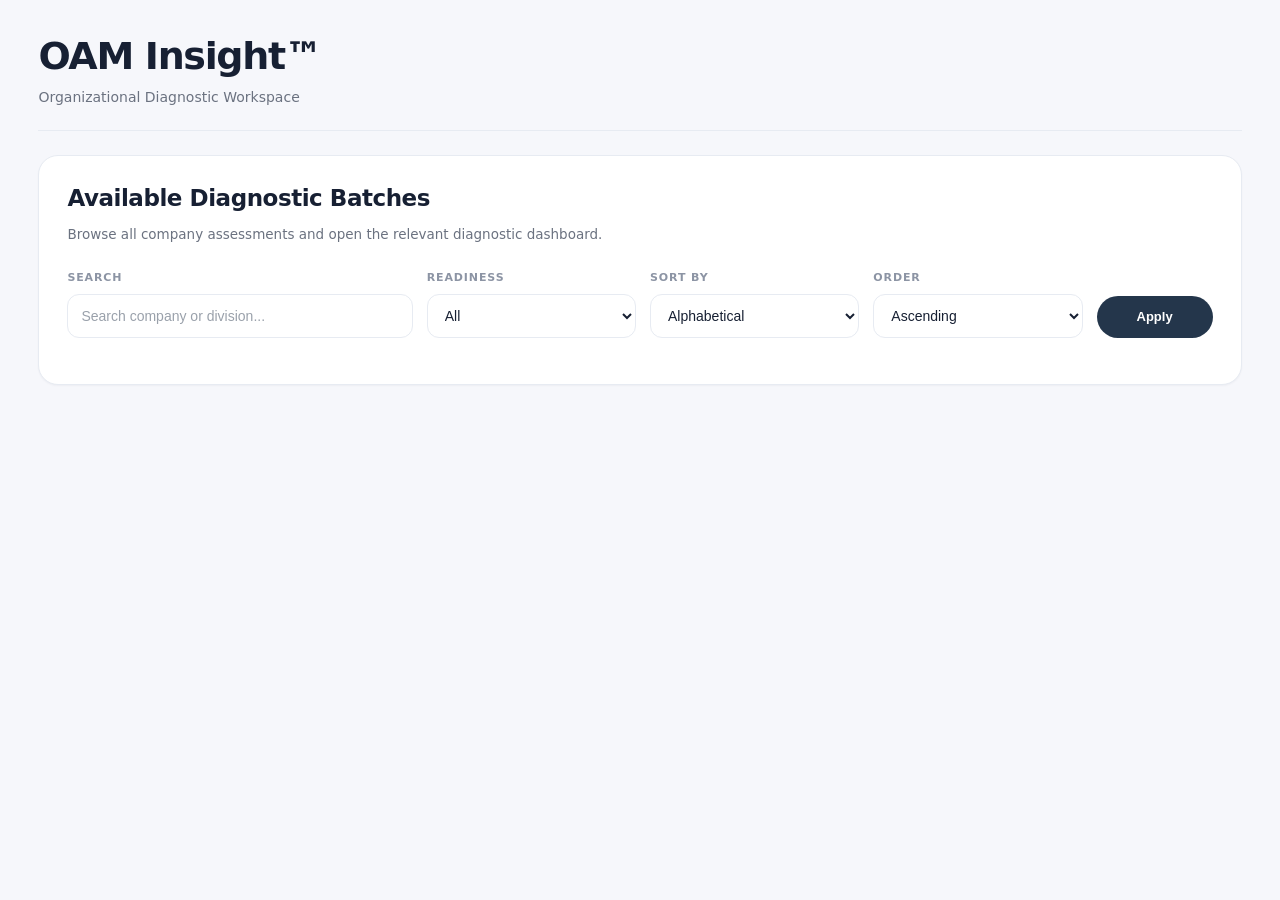
<file: analyst/index.html>
<!DOCTYPE html>
<html>
<head>
  <meta charset="UTF-8" />
  <meta name="viewport" content="width=device-width, initial-scale=1.0" />
  <title>OAM Analyst – Batch List</title>
  <link rel="stylesheet" href="./css/style.css">
</head>
<body>

<div class="container">

  <div class="dashboard-topbar">
    <div class="topbar-copy">
      <h1>OAM Insight™</h1>
      <p class="subtitle">Organizational Diagnostic Workspace</p>
    </div>
  </div>

  <div class="section">
    <h2>Available Diagnostic Batches</h2>
    <p class="section-subtext">
      Browse all company assessments and open the relevant diagnostic dashboard.
    </p>

    <div class="filter-toolbar single-row-toolbar">
      <div class="filter-group filter-search">
        <label for="companySearch">Search</label>
        <input type="text" id="companySearch" placeholder="Search company or division...">
      </div>

      <div class="filter-group compact-filter">
        <label for="readinessFilter">Readiness</label>
        <select id="readinessFilter">
          <option value="all">All</option>
          <option value="Insufficient Data">Insufficient Data</option>
          <option value="Early Signal Only">Early Signal Only</option>
          <option value="Ready for Analysis">Ready for Analysis</option>
          <option value="High Confidence Sample">High Confidence Sample</option>
        </select>
      </div>

      <div class="filter-group compact-filter">
        <label for="sortBy">Sort By</label>
        <select id="sortBy">
          <option value="alphabetical">Alphabetical</option>
          <option value="response_count">Response Count</option>
          <option value="latest_entry">Latest Entry</option>
          <option value="health_score">Health Score</option>
        </select>
      </div>

      <div class="filter-group compact-filter">
        <label for="sortOrder">Order</label>
        <select id="sortOrder">
          <option value="ascending">Ascending</option>
          <option value="descending">Descending</option>
        </select>
      </div>

      <div class="filter-group apply-filter-group">
        <label>&nbsp;</label>
        <button id="applyFiltersBtn" class="apply-filter-button">Apply</button>
      </div>
    </div>

    <div id="batchGrid" class="batch-list-grid"></div>
  </div>

</div>

<script type="module">
import { fetchBatches, fetchBatchDetail } from "./js/api.js";

let allBatches = [];

function formatDate(dateStr) {
  if (!dateStr) return "-";
  const d = new Date(dateStr);
  if (Number.isNaN(d.getTime())) return dateStr;
  return d.toLocaleDateString("en-GB", {
    day: "2-digit",
    month: "short",
    year: "numeric"
  });
}

function parseDate(dateStr) {
  if (!dateStr) return 0;
  const d = new Date(dateStr);
  return Number.isNaN(d.getTime()) ? 0 : d.getTime();
}

function formatLabel(value) {
  if (!value) return "-";

  const preservedAcronyms = new Set(["HR", "IT", "QA", "R&D", "CEO", "COO", "CFO", "CTO", "VP", "GM"]);

  return value
    .trim()
    .replace(/\s+/g, " ")
    .split(" ")
    .map(word => {
      const upper = word.toUpperCase();
      if (preservedAcronyms.has(upper)) return upper;
      return word.charAt(0).toUpperCase() + word.slice(1).toLowerCase();
    })
    .join(" ");
}

function getResponseStatus(responseCount) {
  const count = Number(responseCount || 0);

  if (count < 8) {
    return { label: "Insufficient Data", className: "status-insufficient" };
  }
  if (count <= 14) {
    return { label: "Early Signal Only", className: "status-weak" };
  }
  if (count <= 29) {
    return { label: "Ready for Analysis", className: "status-stable" };
  }
  return { label: "High Confidence Sample", className: "status-strong" };
}

function getHealthStatus(avgScore) {
  const score = Number(avgScore || 0);

  if (!score) {
    return { label: "Not Calculated", className: "status-insufficient" };
  }
  if (score < 2.0) {
    return { label: "Fragile", className: "status-critical" };
  }
  if (score <= 2.7) {
    return { label: "Developing", className: "status-weak" };
  }
  if (score <= 3.4) {
    return { label: "Stable", className: "status-stable" };
  }
  return { label: "Performing", className: "status-strong" };
}

function getBatchLatestEntry(batch) {
  return parseDate(batch.lastSubmittedAt || batch.firstSubmittedAt);
}

function calculateBatchHealth(submissions) {
  if (!submissions || !submissions.length) {
    return {
      overallScore: 0,
      topIssueCode: "-",
      topIssueLabel: "No data"
    };
  }

  const driverTotals = {};
  const driverCounts = {};

  submissions.forEach(submission => {
    const driverScores = submission.driverScores || {};
    Object.entries(driverScores).forEach(([key, value]) => {
      const score = Number(value);
      if (!Number.isFinite(score)) return;

      driverTotals[key] = (driverTotals[key] || 0) + score;
      driverCounts[key] = (driverCounts[key] || 0) + 1;
    });
  });

  const averagedDrivers = Object.keys(driverTotals).map(key => ({
    id: key,
    score: driverTotals[key] / driverCounts[key]
  }));

  const overallScore =
    averagedDrivers.reduce((sum, item) => sum + item.score, 0) /
    (averagedDrivers.length || 1);

  const weakestDriver = [...averagedDrivers].sort((a, b) => a.score - b.score)[0];

  const driverNameMap = {
    D1: "Vision & Direction Clarity",
    D2: "Strategy & Priority to Team Alignment",
    D3: "Leadership Alignment & Consistency",
    D4: "Role & Responsibility Clarity",
    D5: "Decision Making Effectiveness",
    D6: "Management System Alignment & KPI Clarity",
    D7: "Performance & Accountability",
    D8: "Communication Flow",
    D9: "Cross-Team Collaboration",
    D10: "Capability & Skill Readiness",
    D11: "Ownership & Initiative",
    D12: "Feedback & Continuous Learning"
  };

  return {
    overallScore: Number(overallScore.toFixed(2)),
    topIssueCode: weakestDriver?.id || "-",
    topIssueLabel: driverNameMap[weakestDriver?.id] || "No data"
  };
}

async function enrichBatchesWithHealth(batches) {
  const enriched = await Promise.all(
    batches.map(async batch => {
      try {
        const detail = await fetchBatchDetail(batch.surveyBatchId);
        const submissions = detail.submissions || [];
        const health = calculateBatchHealth(submissions);

        return {
          ...batch,
          healthScore: health.overallScore,
          topIssueCode: health.topIssueCode,
          topIssueLabel: health.topIssueLabel
        };
      } catch (error) {
        return {
          ...batch,
          healthScore: 0,
          topIssueCode: "-",
          topIssueLabel: "Unavailable"
        };
      }
    })
  );

  return enriched;
}

function sortBatches(batches, sortBy, sortOrder) {
  const multiplier = sortOrder === "descending" ? -1 : 1;
  const sorted = [...batches];

  sorted.sort((a, b) => {
    if (sortBy === "alphabetical") {
      const aKey = `${formatLabel(a.organizationName || "")} ${formatLabel(a.divisionName || "")}`;
      const bKey = `${formatLabel(b.organizationName || "")} ${formatLabel(b.divisionName || "")}`;
      return aKey.localeCompare(bKey) * multiplier;
    }

    if (sortBy === "response_count") {
      return (Number(a.responseCount || 0) - Number(b.responseCount || 0)) * multiplier;
    }

    if (sortBy === "latest_entry") {
      return (getBatchLatestEntry(a) - getBatchLatestEntry(b)) * multiplier;
    }

    if (sortBy === "health_score") {
      return (Number(a.healthScore || 999) - Number(b.healthScore || 999)) * multiplier;
    }

    return 0;
  });

  return sorted;
}

function createBatchCard(batch) {
  const readiness = getResponseStatus(batch.responseCount);
  const health = getHealthStatus(batch.healthScore);

  const firstDate = formatDate(batch.firstSubmittedAt);
  const lastDate = formatDate(batch.lastSubmittedAt);

  const dateRange =
    firstDate === "-" && lastDate === "-"
      ? "-"
      : firstDate === lastDate
      ? firstDate
      : `${firstDate} → ${lastDate}`;

  const card = document.createElement("div");
  card.className = "batch-list-card";

  card.innerHTML = `
    <div class="batch-list-card-header">
      <div class="batch-list-company">${formatLabel(batch.organizationName || "Unknown Organization")}</div>
      <div class="batch-list-division">${formatLabel(batch.divisionName || "General")}</div>
    </div>

    <div class="card-chip-row">
      <span class="score-chip ${readiness.className}">${readiness.label}</span>
      <span class="score-chip ${health.className}">${health.label}</span>
    </div>

    <div class="batch-list-meta">
      <div class="meta-line">
        <span class="meta-key">Responses</span>
        <span class="meta-value">${batch.responseCount ?? 0}</span>
      </div>
      <div class="meta-line">
        <span class="meta-key">Health</span>
        <span class="meta-value">${batch.healthScore ? batch.healthScore.toFixed(2) : "-"}</span>
      </div>
      <div class="meta-line">
        <span class="meta-key">Top Issue</span>
        <span class="meta-value">${batch.topIssueCode} · ${batch.topIssueLabel}</span>
      </div>
      <div class="meta-line">
        <span class="meta-key">Date Range</span>
        <span class="meta-value">${dateRange}</span>
      </div>
      <div class="meta-line">
        <span class="meta-key">Batch ID</span>
        <span class="meta-value">${batch.surveyBatchId || "-"}</span>
      </div>
    </div>

    <div class="card-footer-row">
      <button class="open-button" data-batch="${batch.surveyBatchId}">Open Dashboard</button>
    </div>
  `;

  const button = card.querySelector(".open-button");
  button.addEventListener("click", () => {
    window.location.href = `batch.html?batch=${batch.surveyBatchId}`;
  });

  return card;
}

function renderBatchGrid(batches, sortBy, sortOrder) {
  const container = document.getElementById("batchGrid");
  container.innerHTML = "";

  if (!batches.length) {
    container.innerHTML = `<div class="empty-state">No batches match the current filter.</div>`;
    return;
  }

  const sorted = sortBatches(batches, sortBy, sortOrder);
  sorted.forEach(batch => {
    container.appendChild(createBatchCard(batch));
  });
}

function applyFilters() {
  const searchValue = document.getElementById("companySearch").value.trim().toLowerCase();
  const readinessValue = document.getElementById("readinessFilter").value;
  const sortBy = document.getElementById("sortBy").value;
  const sortOrder = document.getElementById("sortOrder").value;

  let filtered = [...allBatches];

  if (searchValue) {
    filtered = filtered.filter(batch => {
      const company = formatLabel(batch.organizationName || "").toLowerCase();
      const division = formatLabel(batch.divisionName || "").toLowerCase();
      return company.includes(searchValue) || division.includes(searchValue);
    });
  }

  if (readinessValue !== "all") {
    filtered = filtered.filter(batch => {
      const status = getResponseStatus(batch.responseCount);
      return status.label === readinessValue;
    });
  }

  renderBatchGrid(filtered, sortBy, sortOrder);
}

async function loadBatches() {
  const data = await fetchBatches();
  const rawBatches = data.batches || [];

  document.getElementById("batchGrid").innerHTML = `
    <div class="empty-state">Loading batch health summary...</div>
  `;

  allBatches = await enrichBatchesWithHealth(rawBatches);

  applyFilters();

  document.getElementById("applyFiltersBtn").addEventListener("click", applyFilters);

  let searchTimeout;
  document.getElementById("companySearch").addEventListener("input", () => {
    clearTimeout(searchTimeout);
    searchTimeout = setTimeout(() => {
      applyFilters();
    }, 250);
  });
}

loadBatches();
</script>

</body>
</html>
</file>
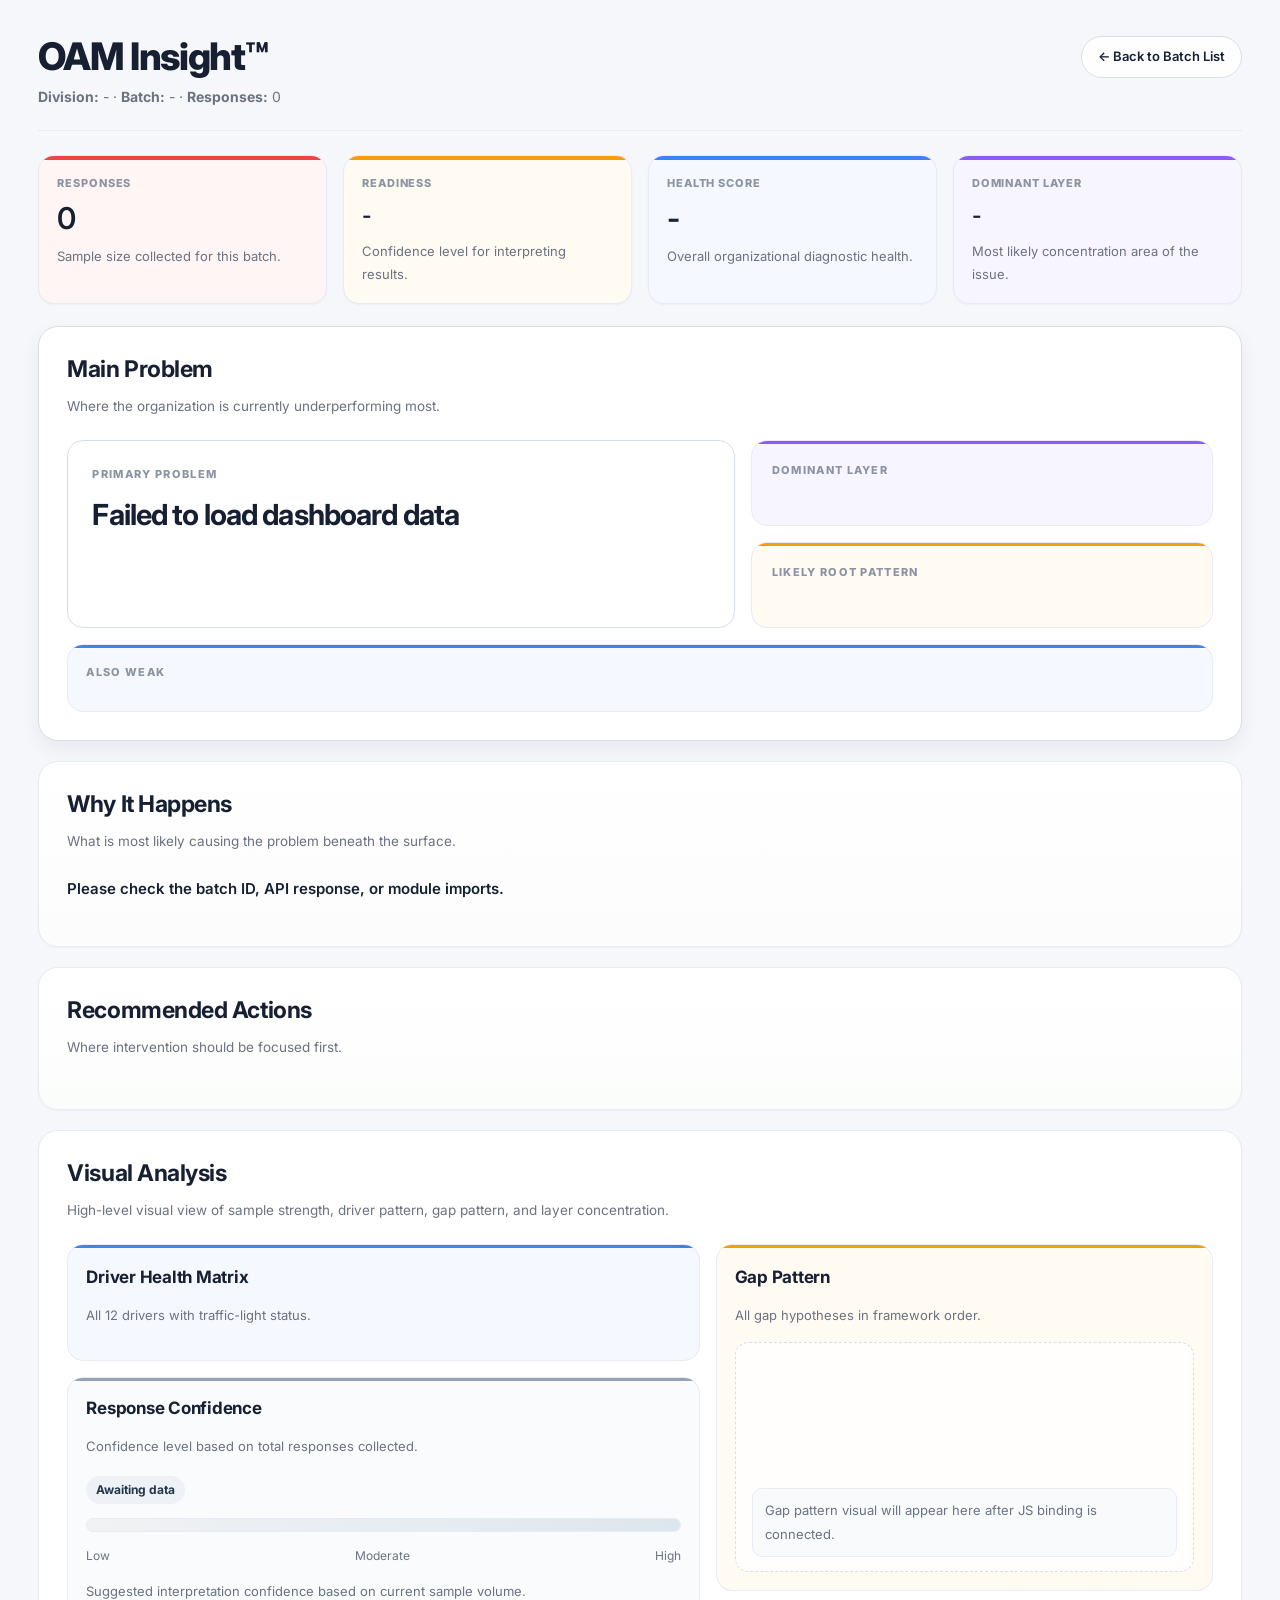
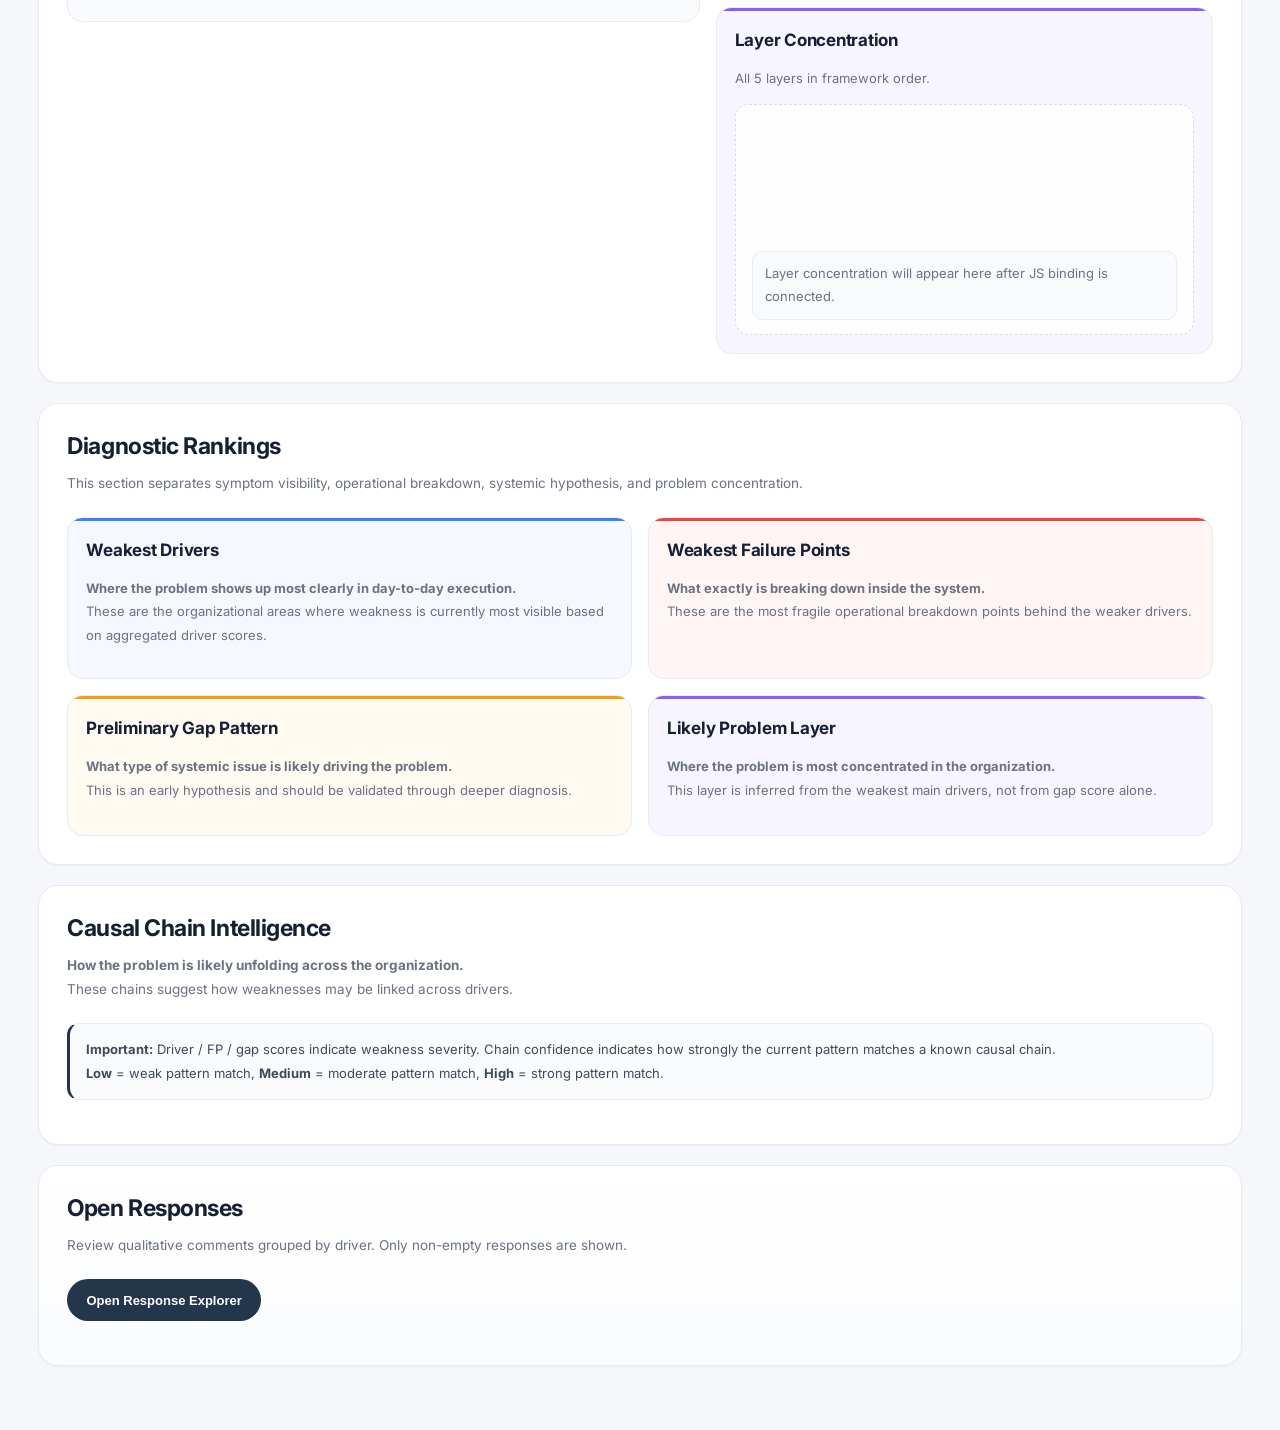
<file: analyst/batch.html>
<!DOCTYPE html>
<html>
<head>
  <meta charset="UTF-8" />
  <meta name="viewport" content="width=device-width, initial-scale=1.0" />
  <title>OAM Analyst Dashboard</title>

  <link rel="preconnect" href="https://fonts.googleapis.com">
  <link rel="preconnect" href="https://fonts.gstatic.com" crossorigin>
  <link href="https://fonts.googleapis.com/css2?family=Inter:wght@400;500;600;700;800&display=swap" rel="stylesheet">

  <link rel="stylesheet" href="./css/style.css">
</head>
<body>

<div class="container">

  <div class="dashboard-topbar">
    <div class="topbar-copy">
      <h1 id="companyName">OAM Insight™</h1>
      <p class="subtitle">
        <strong>Division:</strong> <span id="divisionName">-</span> ·
        <strong>Batch:</strong> <span id="batchId">-</span> ·
        <strong>Responses:</strong> <span id="responseCount">0</span>
      </p>
    </div>

    <div class="topbar-actions">
      <a href="./index.html" class="back-button">← Back to Batch List</a>
    </div>
  </div>

  <div class="kpi-strip">
    <div class="kpi-card kpi-card-red">
      <div class="kpi-label">Responses</div>
      <div id="kpiResponses" class="kpi-value">0</div>
      <div class="kpi-meta">Sample size collected for this batch.</div>
    </div>

    <div class="kpi-card kpi-card-orange">
      <div class="kpi-label">Readiness</div>
      <div id="kpiReadiness" class="kpi-value kpi-value-sm">-</div>
      <div class="kpi-meta">Confidence level for interpreting results.</div>
    </div>

    <div class="kpi-card kpi-card-blue">
      <div class="kpi-label">Health Score</div>
      <div id="kpiHealthScore" class="kpi-value">-</div>
      <div class="kpi-meta">Overall organizational diagnostic health.</div>
    </div>

    <div class="kpi-card kpi-card-purple">
      <div class="kpi-label">Dominant Layer</div>
      <div id="kpiLayer" class="kpi-value kpi-value-sm">-</div>
      <div class="kpi-meta">Most likely concentration area of the issue.</div>
    </div>
  </div>

  <div class="section section-executive">
    <h2>Main Problem</h2>
    <p class="section-subtext">
      Where the organization is currently underperforming most.
    </p>

    <div class="executive-v2-grid">
      <div class="executive-primary-card">
        <div class="executive-label">Primary Problem</div>
        <div id="primaryProblem"></div>
        <div id="primaryProblemMeta" class="executive-meta-row"></div>
        <p id="primaryProblemMini" class="executive-summary-text"></p>
      </div>

      <div class="executive-side-stack">
        <div class="executive-side-card card-layer">
          <div class="executive-label">Dominant Layer</div>
          <div id="dominantLayer" class="executive-side-title"></div>
          <p id="dominantLayerReason" class="executive-summary-text"></p>
        </div>

        <div class="executive-side-card card-gap">
          <div class="executive-label">Likely Root Pattern</div>
          <div id="dominantGap"></div>
          <div id="dominantGapMeta" class="executive-meta-row"></div>
        </div>
      </div>
    </div>

    <div class="executive-support-section card-driver">
      <div class="executive-label">Also Weak</div>
      <ul id="supportingDrivers" class="executive-top3-list"></ul>
    </div>
  </div>

  <div class="section section-why">
    <h2>Why It Happens</h2>
    <p class="section-subtext">
      What is most likely causing the problem beneath the surface.
    </p>
    <p id="why" class="highlight"></p>
  </div>

  <div class="section section-actions">
    <h2>Recommended Actions</h2>
    <p class="section-subtext">
      Where intervention should be focused first.
    </p>
    <ul id="actions"></ul>
  </div>

  <div class="section">
    <h2>Visual Analysis</h2>
    <p class="section-subtext">
      High-level visual view of sample strength, driver pattern, gap pattern, and layer concentration.
    </p>

    <div class="analysis-grid analysis-grid-rebalanced">
      <div class="analysis-column">
        <div class="analysis-card card-driver">
          <div class="analysis-card-header">
            <h3>Driver Health Matrix</h3>
            <p>All 12 drivers with traffic-light status.</p>
          </div>
          <div id="driverMatrix" class="driver-matrix driver-matrix-4x3"></div>
        </div>

        <div class="analysis-card card-neutral analysis-card-compact">
          <div class="analysis-card-header">
            <h3>Response Confidence</h3>
            <p>Confidence level based on total responses collected.</p>
          </div>

          <div id="responseConfidenceMeter" class="confidence-meter-wrap">
            <div class="confidence-status" id="confidenceStatusLabel">Awaiting data</div>

            <div class="confidence-scale">
              <div id="confidenceFill" class="confidence-fill" style="width: 0%;"></div>
            </div>

            <div class="confidence-label-row">
              <span>Low</span>
              <span>Moderate</span>
              <span>High</span>
            </div>

            <div class="confidence-help">
              Suggested interpretation confidence based on current sample volume.
            </div>
          </div>
        </div>
      </div>

      <div class="analysis-column">
        <div class="analysis-card card-gap">
          <div class="analysis-card-header">
            <h3>Gap Pattern</h3>
            <p>All gap hypotheses in framework order.</p>
          </div>
          <div class="chart-placeholder compact-chart">
            <canvas id="gapPatternChart"></canvas>
            <div class="chart-placeholder-note">
              Gap pattern visual will appear here after JS binding is connected.
            </div>
          </div>
        </div>

        <div class="analysis-card card-layer">
          <div class="analysis-card-header">
            <h3>Layer Concentration</h3>
            <p>All 5 layers in framework order.</p>
          </div>
          <div class="chart-placeholder compact-chart">
            <canvas id="layerConcentrationChart"></canvas>
            <div class="chart-placeholder-note">
              Layer concentration will appear here after JS binding is connected.
            </div>
          </div>
        </div>
      </div>
    </div>
  </div>

  <div class="section">
    <h2>Diagnostic Rankings</h2>
    <p class="section-subtext">
      This section separates symptom visibility, operational breakdown, systemic hypothesis, and problem concentration.
    </p>

    <div class="mini-grid">
      <div class="mini-card card-driver">
        <h3>Weakest Drivers</h3>
        <p class="card-subtext">
          <strong>Where the problem shows up most clearly in day-to-day execution.</strong><br>
          These are the organizational areas where weakness is currently most visible based on aggregated driver scores.
        </p>
        <ul id="weakestDrivers"></ul>
      </div>

      <div class="mini-card card-fp">
        <h3>Weakest Failure Points</h3>
        <p class="card-subtext">
          <strong>What exactly is breaking down inside the system.</strong><br>
          These are the most fragile operational breakdown points behind the weaker drivers.
        </p>
        <ul id="weakestFPs"></ul>
      </div>

      <div class="mini-card card-gap">
        <h3>Preliminary Gap Pattern</h3>
        <p class="card-subtext">
          <strong>What type of systemic issue is likely driving the problem.</strong><br>
          This is an early hypothesis and should be validated through deeper diagnosis.
        </p>
        <ul id="weakestGaps"></ul>
      </div>

      <div class="mini-card card-layer">
        <h3>Likely Problem Layer</h3>
        <p class="card-subtext">
          <strong>Where the problem is most concentrated in the organization.</strong><br>
          This layer is inferred from the weakest main drivers, not from gap score alone.
        </p>
        <p id="likelyLayer" class="highlight"></p>
        <p id="likelyLayerReason" class="explain-note"></p>
      </div>
    </div>
  </div>

  <div class="section">
    <h2>Causal Chain Intelligence</h2>
    <p class="section-subtext">
      <strong>How the problem is likely unfolding across the organization.</strong><br>
      These chains suggest how weaknesses may be linked across drivers.
    </p>

    <div class="info-note">
      <strong>Important:</strong>
      Driver / FP / gap scores indicate weakness severity.
      Chain confidence indicates how strongly the current pattern matches a known causal chain.
      <br>
      <strong>Low</strong> = weak pattern match,
      <strong>Medium</strong> = moderate pattern match,
      <strong>High</strong> = strong pattern match.
    </div>

    <div id="causalChains" class="chain-grid"></div>
  </div>

  <div class="section section-open-responses">
    <h2>Open Responses</h2>
    <p class="section-subtext">
      Review qualitative comments grouped by driver. Only non-empty responses are shown.
    </p>

    <div class="open-response-toggle-row">
      <button id="openResponsesToggle" class="toggle-explorer-button">
        Open Response Explorer
      </button>
    </div>

    <div id="openResponsesExplorer" class="open-responses-shell" style="display:none;">
      <div id="openResponsesContent"></div>
    </div>
  </div>

</div>

<script type="module" src="./js/main.js"></script>
</body>
</html>
</file>
<file: analyst/css/style.css>
:root {
  --bg: #f6f7fb;
  --surface: #ffffff;
  --surface-alt: #fcfcfd;
  --surface-muted: #f8fafc;

  --text: #172033;
  --text-soft: #3f4a5c;
  --text-muted: #6b7280;
  --text-faint: #8c94a4;

  --border: #e7ebf2;
  --border-strong: #d8dee8;
  --border-soft: #eff3f8;

  --accent: #24364b;
  --accent-soft: #eef2f7;

  --critical: #b91c1c;
  --critical-bg: #fff1f2;

  --weak: #d97706;
  --weak-bg: #fff7ed;

  --stable: #ca8a04;
  --stable-bg: #fffbeb;

  --strong: #15803d;
  --strong-bg: #effdf5;

  --card-blue: #f5f8ff;
  --card-green: #f3fbf6;
  --card-yellow: #fffaf2;
  --card-red: #fff5f5;
  --card-purple: #f7f5ff;
  --card-neutral: #fafbfc;

  --blue: #355c8a;
  --blue-bg: #eef4fb;

  --amber: #8c5a1f;
  --amber-bg: #fbf3e7;

  --red: #8f2d2d;
  --red-bg: #f9eded;

  --indigo: #40536d;
  --indigo-bg: #eff3f8;

  --purple: #5b4a73;
  --purple-bg: #f3eff8;

  --neutral-bg: #f3f4f6;
  --neutral-text: #525866;

  --shadow-sm: 0 1px 2px rgba(16, 24, 40, 0.04);
  --shadow-md: 0 8px 20px rgba(16, 24, 40, 0.06);

  --radius-xl: 20px;
  --radius-lg: 16px;
  --radius-md: 12px;
  --radius-sm: 10px;

  --space-1: 8px;
  --space-2: 12px;
  --space-3: 16px;
  --space-4: 20px;
  --space-5: 24px;
  --space-6: 32px;
  --space-7: 40px;
}

* {
  box-sizing: border-box;
}

html {
  scroll-behavior: smooth;
}

body {
  margin: 0;
  padding: 0;
  font-family: "Inter", system-ui, -apple-system, BlinkMacSystemFont, "Segoe UI", sans-serif;
  font-size: 14px;
  line-height: 1.65;
  background: var(--bg);
  color: var(--text);
  -webkit-font-smoothing: antialiased;
  text-rendering: optimizeLegibility;
}

.container {
  width: min(94%, 1240px);
  margin: 36px auto 64px;
}

.container-list {
  width: min(94%, 1220px);
}

/* Typography */

h1 {
  margin: 0 0 8px 0;
  font-size: clamp(32px, 4vw, 38px);
  font-weight: 800;
  letter-spacing: -0.035em;
  line-height: 1.08;
  color: var(--text);
}

.subtitle {
  margin: 0;
  font-size: 14px;
  line-height: 1.75;
  color: var(--text-muted);
}

.section h2,
.list-toolbar-header h2 {
  margin: 0 0 10px 0;
  font-size: 23px;
  font-weight: 700;
  letter-spacing: -0.02em;
  line-height: 1.25;
  color: var(--text);
}

.section-subtext {
  margin: 0 0 22px 0;
  max-width: 880px;
  font-size: 13.5px;
  line-height: 1.8;
  color: var(--text-muted);
}

.executive-label {
  margin-bottom: 12px;
  font-size: 11px;
  font-weight: 800;
  letter-spacing: 0.12em;
  text-transform: uppercase;
  color: var(--text-faint);
}

.executive-main-title {
  margin: 0;
  font-size: clamp(22px, 3vw, 29px);
  font-weight: 700;
  letter-spacing: -0.03em;
  line-height: 1.4;
  color: var(--text);
}

.executive-side-title {
  font-size: 17px;
  font-weight: 700;
  line-height: 1.45;
  color: var(--text);
}

.executive-summary-text,
.chain-copy p,
.card-subtext,
.explain-note,
.info-note,
.meta-text,
.kpi-meta,
.analysis-card-header p,
.confidence-help,
.chart-placeholder-note,
.company-group-subtext {
  line-height: 1.8;
}

.executive-summary-text {
  margin: 0;
  font-size: 14px;
  color: var(--text-soft);
}

.card-subtext,
.explain-note,
.info-note,
.kpi-meta,
.analysis-card-header p,
.confidence-help,
.chart-placeholder-note,
.company-group-subtext {
  font-size: 13px;
  color: var(--text-muted);
}

.highlight {
  font-size: 15px;
  font-weight: 600;
  line-height: 1.85;
  color: var(--text);
}

/* Topbar */

.dashboard-topbar {
  display: flex;
  justify-content: space-between;
  align-items: flex-start;
  gap: var(--space-4);
  margin-bottom: 24px;
  padding-bottom: 20px;
  border-bottom: 1px solid var(--border);
}

.dashboard-topbar-list {
  margin-bottom: 18px;
}

.topbar-copy {
  min-width: 0;
}

.topbar-actions {
  display: flex;
  align-items: center;
  justify-content: flex-end;
}

.back-button {
  display: inline-flex;
  align-items: center;
  justify-content: center;
  min-height: 42px;
  padding: 0 16px;
  border: 1px solid var(--border-strong);
  border-radius: 999px;
  background: rgba(255, 255, 255, 0.82);
  backdrop-filter: blur(8px);
  color: var(--text);
  text-decoration: none;
  font-size: 13px;
  font-weight: 600;
  transition: background 0.18s ease, border-color 0.18s ease, transform 0.18s ease, box-shadow 0.18s ease;
}

.back-button:hover {
  background: var(--surface);
  border-color: #cfd6e2;
  box-shadow: var(--shadow-sm);
  transform: translateY(-1px);
}

/* Sections */

.section,
.list-toolbar-card {
  background: var(--surface);
  border: 1px solid var(--border);
  border-radius: var(--radius-xl);
  padding: 28px;
  margin-bottom: 20px;
  box-shadow: var(--shadow-sm);
}

.section-executive {
  border-color: var(--border-strong);
  box-shadow: var(--shadow-md);
}

.section-why {
  background: linear-gradient(180deg, #ffffff 0%, #fcfcfd 100%);
}

.section-actions {
  background: linear-gradient(180deg, #ffffff 0%, #fbfdfb 100%);
}

/* KPI */

.kpi-strip {
  display: grid;
  grid-template-columns: repeat(4, minmax(0, 1fr));
  gap: 16px;
  margin-bottom: 22px;
}

.kpi-card {
  border: 1px solid var(--border);
  border-radius: 16px;
  padding: 18px 18px 16px;
  min-height: 124px;
  box-shadow: var(--shadow-sm);
  position: relative;
  overflow: hidden;
}

.kpi-card::before {
  content: "";
  position: absolute;
  inset: 0 0 auto 0;
  height: 4px;
  background: transparent;
}

.kpi-card-red { background: var(--card-red); }
.kpi-card-red::before { background: #ef4444; }

.kpi-card-orange { background: var(--card-yellow); }
.kpi-card-orange::before { background: #f59e0b; }

.kpi-card-blue { background: var(--card-blue); }
.kpi-card-blue::before { background: #3b82f6; }

.kpi-card-purple { background: var(--card-purple); }
.kpi-card-purple::before { background: #8b5cf6; }

.kpi-label {
  font-size: 11px;
  font-weight: 800;
  letter-spacing: 0.08em;
  text-transform: uppercase;
  color: var(--text-faint);
  margin-bottom: 10px;
}

.kpi-value {
  font-size: 30px;
  line-height: 1.12;
  font-weight: 600;
  letter-spacing: -0.03em;
  color: var(--text);
  margin-bottom: 10px;
}

.kpi-value-sm {
  font-size: 21px;
  line-height: 1.35;
  font-weight: 600;
}

/* Core cards */

.executive-v2-grid {
  display: grid;
  grid-template-columns: minmax(0, 1.3fr) minmax(320px, 0.9fr);
  gap: 16px;
  margin-bottom: 16px;
}

.executive-primary-card,
.executive-side-card,
.executive-support-section,
.mini-card,
.chain-card,
.analysis-card,
.company-group-block,
.company-batch-card {
  border: 1px solid var(--border);
  border-radius: var(--radius-lg);
  position: relative;
  overflow: hidden;
}

.executive-primary-card::before,
.executive-side-card::before,
.executive-support-section::before,
.mini-card::before,
.chain-card::before,
.analysis-card::before,
.company-group-block::before,
.company-batch-card::before {
  content: "";
  position: absolute;
  inset: 0 0 auto 0;
  height: 3px;
  background: transparent;
}

.executive-primary-card {
  padding: 24px;
  background: #ffffff;
  border-color: var(--border-strong);
}

.executive-side-stack {
  display: grid;
  grid-template-rows: 1fr 1fr;
  gap: 16px;
}

.executive-side-card {
  padding: 20px;
  background: var(--surface-alt);
}

.executive-support-section {
  padding: 18px;
  background: var(--card-blue);
}

.executive-meta-row {
  display: flex;
  flex-wrap: wrap;
  gap: 8px;
  margin: 14px 0 12px;
}

.card-driver { background: var(--card-blue); }
.card-driver::before { background: #3b82f6; }

.card-gap { background: var(--card-yellow); }
.card-gap::before { background: #f59e0b; }

.card-layer { background: var(--card-purple); }
.card-layer::before { background: #8b5cf6; }

.card-action { background: var(--card-green); }
.card-action::before { background: #10b981; }

.card-fp { background: var(--card-red); }
.card-fp::before { background: #ef4444; }

.card-neutral { background: var(--card-neutral); }
.card-neutral::before { background: #94a3b8; }

/* Visual Analysis */

.analysis-grid {
  display: grid;
  gap: 16px;
  align-items: start;
}

.analysis-grid-rebalanced {
  grid-template-columns: minmax(0, 1.12fr) minmax(0, 0.88fr);
}

.analysis-column {
  display: grid;
  gap: 16px;
  align-content: start;
}

.analysis-card {
  padding: 18px;
}

.analysis-card-compact {
  padding-top: 16px;
}

.analysis-card-header {
  margin-bottom: 14px;
}

.analysis-card-header h3 {
  margin: 0 0 6px 0;
  font-size: 17px;
  font-weight: 700;
  letter-spacing: -0.015em;
  color: var(--text);
}

.chart-placeholder {
  position: relative;
  min-height: 180px;
  height: auto;
  border: 1px dashed var(--border-strong);
  border-radius: 14px;
  background: rgba(255, 255, 255, 0.82);
  overflow: hidden;
}

.compact-chart {
  min-height: 160px;
}

.chart-placeholder canvas {
  width: 100% !important;
  height: 100% !important;
  min-height: 0;
  display: block;
}

.chart-placeholder-note {
  position: absolute;
  left: 16px;
  right: 16px;
  bottom: 14px;
  padding: 10px 12px;
  border-radius: 10px;
  background: rgba(248, 250, 252, 0.94);
  border: 1px solid var(--border);
}

/* Driver Matrix */

.driver-matrix {
  display: grid;
  gap: 12px;
}

.driver-matrix-4x3 {
  grid-template-columns: repeat(4, minmax(0, 1fr));
}

.driver-tile {
  padding: 14px;
  border-radius: 12px;
  border: 1px solid var(--border);
  background: #fff;
  transition: transform 0.18s ease, box-shadow 0.18s ease;
  min-height: 134px;
}

.driver-tile:hover {
  transform: translateY(-1px);
  box-shadow: var(--shadow-sm);
}

.driver-code {
  font-size: 11px;
  font-weight: 800;
  color: var(--text-faint);
  letter-spacing: 0.08em;
  text-transform: uppercase;
  margin-bottom: 6px;
}

.driver-name {
  font-size: 12.5px;
  font-weight: 600;
  line-height: 1.5;
  color: var(--text);
  margin-bottom: 10px;
}

.driver-score {
  font-size: 20px;
  font-weight: 700;
  line-height: 1.1;
  color: var(--text);
  margin-bottom: 6px;
}

.driver-status {
  font-size: 11px;
  font-weight: 700;
  color: var(--text-muted);
}

.tile-critical {
  border-left: 4px solid var(--critical);
  background: var(--critical-bg);
}

.tile-weak {
  border-left: 4px solid var(--weak);
  background: var(--weak-bg);
}

.tile-stable {
  border-left: 4px solid var(--stable);
  background: var(--stable-bg);
}

.tile-strong {
  border-left: 4px solid var(--strong);
  background: var(--strong-bg);
}

/* Confidence */

.confidence-meter-wrap {
  display: flex;
  flex-direction: column;
  gap: 14px;
  padding-top: 4px;
}

.confidence-scale {
  position: relative;
  height: 14px;
  border-radius: 999px;
  background: linear-gradient(90deg, #f1f2f4 0%, #eceff2 24%, #e8edf2 49%, #e3eaef 74%, #dde6ec 100%);
  overflow: hidden;
  border: 1px solid var(--border);
}

.confidence-fill {
  height: 100%;
  border-radius: 999px;
  background: linear-gradient(90deg, #64748b 0%, #24364b 100%);
  transition: width 0.25s ease;
}

.confidence-label-row {
  display: flex;
  justify-content: space-between;
  gap: 10px;
  font-size: 12px;
  color: var(--text-muted);
}

.confidence-status {
  display: inline-flex;
  align-items: center;
  width: fit-content;
  min-height: 28px;
  padding: 0 10px;
  border-radius: 999px;
  font-size: 12px;
  font-weight: 700;
  background: var(--accent-soft);
  color: var(--accent);
}

.confidence-help {
  margin: 0;
}

/* Mini grid */

.mini-grid {
  display: grid;
  grid-template-columns: repeat(2, minmax(0, 1fr));
  gap: 16px;
}

.mini-card {
  padding: 18px;
}

.mini-card h3 {
  margin: 0 0 8px 0;
  font-size: 17px;
  font-weight: 700;
  letter-spacing: -0.015em;
  color: var(--text);
}

/* Lists */

#weakestDrivers,
#weakestFPs,
#weakestGaps,
#actions,
.chain-score-list,
.executive-top3-list {
  margin: 0;
  padding-left: 0;
}

#weakestDrivers li,
#weakestFPs li,
#weakestGaps li,
#actions li,
.chain-score-list li,
.executive-top3-list li {
  list-style: none;
  margin-bottom: 10px;
  padding: 14px 14px;
  border: 1px solid rgba(231, 235, 242, 0.92);
  border-radius: 12px;
  background: rgba(255, 255, 255, 0.82);
  box-shadow: none;
}

#weakestDrivers li { border-left: 3px solid var(--blue); }
#weakestFPs li { border-left: 3px solid var(--amber); }
#weakestGaps li,
#actions li { border-left: 3px solid var(--red); }
.executive-top3-list li { border-left: 3px solid var(--indigo); }

.item-title-row {
  display: flex;
  align-items: center;
  flex-wrap: wrap;
  gap: 8px;
  margin-bottom: 7px;
}

.item-title {
  font-size: 14px;
  line-height: 1.65;
  font-weight: 600;
  color: var(--text);
}

.item-meta {
  display: flex;
  align-items: center;
  justify-content: space-between;
  gap: 10px;
  font-size: 12.5px;
  color: var(--text-muted);
  margin-top: 6px;
}

.single-line-meta {
  justify-content: flex-start;
  flex-wrap: wrap;
}

/* Badges */

.code-badge,
.score-chip,
.top-risk,
.severity-flag {
  display: inline-flex;
  align-items: center;
  justify-content: center;
  border-radius: 999px;
  font-weight: 750;
  letter-spacing: 0.02em;
}

.code-badge {
  min-width: 40px;
  height: 24px;
  padding: 0 9px;
  font-size: 11px;
  border: 1px solid transparent;
}

.score-chip {
  min-height: 26px;
  padding: 0 10px;
  font-size: 11px;
  border: 1px solid transparent;
}

.top-risk,
.severity-flag {
  min-height: 22px;
  padding: 0 8px;
  font-size: 10px;
  background: #fee2e2;
  color: #b91c1c;
  border: 1px solid #fecdd3;
}

.driver-badge { background: var(--blue-bg); color: var(--blue); }
.fp-badge { background: var(--amber-bg); color: var(--amber); }
.gap-badge { background: var(--red-bg); color: var(--red); }
.layer-badge { background: var(--indigo-bg); color: var(--indigo); }
.chain-badge { background: var(--purple-bg); color: var(--purple); }
.neutral-chip { background: var(--neutral-bg); color: var(--neutral-text); }

.status-insufficient { background: #f3f4f6; color: #6b7280; }
.status-critical { background: var(--critical-bg); color: var(--critical); }
.status-weak { background: var(--weak-bg); color: var(--weak); }
.status-stable { background: var(--stable-bg); color: var(--stable); }
.status-strong { background: var(--strong-bg); color: var(--strong); }

.score {
  font-size: 13px;
  font-weight: 800;
  color: var(--text);
}

.explain-note {
  margin-top: 10px;
  margin-bottom: 0;
}

.meta-text {
  font-size: 12px;
  color: var(--text-muted);
}

.empty-note {
  color: var(--text-muted);
  font-style: italic;
}

/* Notes */

.info-note {
  margin-bottom: 16px;
  padding: 14px 16px;
  border: 1px solid var(--border);
  border-left: 3px solid var(--accent);
  border-radius: 12px;
  background: #fafbfc;
  color: var(--text-soft);
}

/* Chains */

.chain-grid {
  display: grid;
  grid-template-columns: 1fr;
  gap: 16px;
}

.chain-card {
  padding: 18px;
  background: var(--card-neutral);
  border-left: 3px solid var(--indigo);
}

.chain-header {
  margin-bottom: 12px;
}

.chain-confidence-copy {
  margin: 0;
  font-size: 13px;
  line-height: 1.8;
  color: var(--text-muted);
}

.chain-flow {
  display: flex;
  flex-wrap: wrap;
  align-items: center;
  gap: 8px;
  margin-bottom: 14px;
}

.chain-node {
  display: inline-flex;
  align-items: center;
  gap: 6px;
  padding: 8px 11px;
  border-radius: 999px;
  background: rgba(255, 255, 255, 0.88);
  border: 1px solid var(--border);
  font-size: 12.5px;
  color: var(--text-soft);
}

.chain-arrow {
  color: var(--text-faint);
  font-weight: 800;
}

.chain-copy p {
  margin: 8px 0;
  font-size: 14px;
  color: var(--text-soft);
}

.chain-score-block {
  margin-top: 14px;
}

.chain-score-block h4 {
  margin: 0 0 10px 0;
  font-size: 13px;
  font-weight: 700;
  color: var(--text-soft);
}

.action-item .item-meta {
  justify-content: flex-start;
}

/* Batch list lighter workspace */

.list-toolbar-card {
  background: linear-gradient(180deg, #ffffff 0%, #fcfdff 100%);
  margin-bottom: 18px;
}

.company-groups-light {
  gap: 16px;
}

.company-group-block-light {
  background: #ffffff;
  padding: 18px 18px 16px;
  box-shadow: var(--shadow-sm);
}

.company-group-block-light::before {
  background: #c7d2fe;
}

.company-group-header {
  margin-bottom: 16px;
  padding-bottom: 12px;
  border-bottom: 1px solid var(--border-soft);
}

.company-group-title {
  margin: 0 0 4px 0;
  font-size: 22px;
  line-height: 1.2;
  letter-spacing: -0.025em;
  font-weight: 740;
  color: var(--text);
}

.company-batch-grid {
  display: grid;
  grid-template-columns: repeat(auto-fill, minmax(315px, 1fr));
  gap: 14px;
}

.company-batch-card {
  background: #ffffff;
  padding: 16px;
  transition: border-color 0.18s ease, transform 0.18s ease, background 0.18s ease, box-shadow 0.18s ease;
}

.company-batch-card::before {
  background: #dbeafe;
}

.company-batch-card:hover {
  background: #fff;
  border-color: var(--border-strong);
  box-shadow: var(--shadow-sm);
  transform: translateY(-2px);
}

.company-batch-card-compact {
  border-radius: 14px;
}

.card-header-row {
  display: flex;
  justify-content: space-between;
  align-items: flex-start;
  gap: 12px;
  margin-bottom: 12px;
}

.card-header-row-compact {
  margin-bottom: 10px;
}

.card-header-row h3 {
  margin: 0;
  font-size: 17px;
  font-weight: 700;
  line-height: 1.35;
  letter-spacing: -0.02em;
  color: var(--text);
}

.card-chip-row {
  display: flex;
  flex-wrap: wrap;
  gap: 8px;
  margin-bottom: 12px;
}

.company-meta-list {
  display: flex;
  flex-direction: column;
  gap: 10px;
}

.company-meta-list-compact {
  gap: 8px;
}

.meta-line {
  display: flex;
  justify-content: space-between;
  align-items: flex-start;
  gap: 16px;
  padding-top: 2px;
  padding-bottom: 2px;
  font-size: 13px;
  line-height: 1.6;
}

.meta-key {
  min-width: 88px;
  font-weight: 600;
  color: var(--text-faint);
}

.meta-value {
  text-align: right;
  font-weight: 600;
  color: var(--text-soft);
  word-break: break-word;
}

.card-footer-row {
  margin-top: 16px;
}

.open-button,
.apply-filter-button {
  min-height: 42px;
  border: 1px solid transparent;
  border-radius: 999px;
  font-size: 13px;
  font-weight: 700;
  cursor: pointer;
  transition: background 0.18s ease, border-color 0.18s ease, transform 0.18s ease, box-shadow 0.18s ease;
}

.open-button {
  width: 100%;
  background: var(--accent);
  color: #fff;
}

.apply-filter-button {
  padding: 0 18px;
  background: var(--accent);
  color: #fff;
}

.apply-filter-button:hover,
.open-button:hover {
  background: #1d2c3d;
  transform: translateY(-1px);
  box-shadow: var(--shadow-sm);
}

.filter-toolbar {
  display: grid;
  gap: 14px;
  margin-top: 18px;
}

.single-row-toolbar {
  grid-template-columns: 1.65fr 1fr 1fr 1fr auto;
  align-items: end;
}

.filter-group {
  display: flex;
  flex-direction: column;
  gap: 7px;
  min-width: 0;
}

.filter-group label {
  font-size: 11px;
  font-weight: 750;
  letter-spacing: 0.08em;
  text-transform: uppercase;
  color: var(--text-faint);
}

.filter-group input,
.filter-group select {
  width: 100%;
  height: 44px;
  padding: 0 13px;
  border: 1px solid var(--border);
  border-radius: 12px;
  background: rgba(255,255,255,0.96);
  color: var(--text);
  font-size: 14px;
  outline: none;
  transition: border-color 0.18s ease, background 0.18s ease, box-shadow 0.18s ease;
}

.filter-group input::placeholder {
  color: #9aa1ab;
}

.filter-group input:focus,
.filter-group select:focus {
  border-color: #bcc7d4;
  background: #fff;
  box-shadow: 0 0 0 3px rgba(36, 54, 75, 0.06);
}

.apply-filter-group {
  min-width: 116px;
}

.empty-state {
  padding: 28px;
  border: 1px dashed var(--border-strong);
  border-radius: var(--radius-lg);
  background: var(--surface-muted);
  color: var(--text-muted);
  text-align: center;
  font-size: 14px;
}

/* Focus */

button:focus-visible,
a:focus-visible,
input:focus-visible,
select:focus-visible {
  outline: 3px solid rgba(36, 54, 75, 0.14);
  outline-offset: 2px;
}

/* Responsive */

@media (max-width: 1200px) {
  .driver-matrix-4x3 {
    grid-template-columns: repeat(3, minmax(0, 1fr));
  }
}

@media (max-width: 1100px) {
  .kpi-strip {
    grid-template-columns: repeat(2, minmax(0, 1fr));
  }

  .analysis-grid-rebalanced {
    grid-template-columns: 1fr;
  }

  .single-row-toolbar {
    grid-template-columns: 1.3fr 1fr 1fr;
  }

  .apply-filter-group {
    grid-column: span 3;
  }
}

@media (max-width: 980px) {
  .executive-v2-grid {
    grid-template-columns: 1fr;
  }

  .executive-side-stack {
    grid-template-rows: auto;
  }

  .single-row-toolbar {
    grid-template-columns: 1fr 1fr;
  }

  .apply-filter-group {
    grid-column: auto;
    min-width: 0;
  }

  .driver-matrix-4x3 {
    grid-template-columns: repeat(2, minmax(0, 1fr));
  }
}

@media (max-width: 768px) {
  .container {
    width: 94%;
    margin-top: 24px;
  }

  .dashboard-topbar {
    flex-direction: column;
    align-items: stretch;
    gap: 14px;
  }

  .topbar-actions {
    justify-content: flex-start;
  }

  .back-button {
    width: fit-content;
  }

  .section,
  .list-toolbar-card,
  .executive-primary-card,
  .executive-side-card,
  .executive-support-section,
  .mini-card,
  .chain-card,
  .analysis-card,
  .kpi-card,
  .company-group-block,
  .company-batch-card {
    padding: 18px;
  }

  .mini-grid,
  .kpi-strip,
  .single-row-toolbar,
  .company-batch-grid,
  .driver-matrix-4x3 {
    grid-template-columns: 1fr;
  }

  .item-meta,
  .meta-line {
    flex-direction: column;
    align-items: flex-start;
  }

  .meta-value {
    text-align: left;
  }

  .executive-main-title {
    font-size: 24px;
  }

  .kpi-value {
    font-size: 26px;
  }

  .kpi-value-sm {
    font-size: 20px;
  }
}

/* ---------- batch list: efficient flat grid ---------- */

.batch-list-grid {
  display: grid;
  grid-template-columns: repeat(auto-fill, minmax(320px, 1fr));
  gap: 16px;
  margin-top: 18px;
}

.batch-list-card {
  background: #ffffff;
  border: 1px solid var(--border);
  border-radius: var(--radius-lg);
  padding: 18px;
  box-shadow: var(--shadow-sm);
  position: relative;
  overflow: hidden;
  transition: border-color 0.18s ease, transform 0.18s ease, box-shadow 0.18s ease;
}

.batch-list-card::before {
  content: "";
  position: absolute;
  inset: 0 0 auto 0;
  height: 3px;
  background: #dbeafe;
}

.batch-list-card:hover {
  border-color: var(--border-strong);
  box-shadow: var(--shadow-md);
  transform: translateY(-2px);
}

.batch-list-card-header {
  margin-bottom: 10px;
}

.batch-list-company {
  font-size: 18px;
  font-weight: 700;
  line-height: 1.35;
  letter-spacing: -0.02em;
  color: var(--text);
  margin-bottom: 4px;
}

.batch-list-division {
  font-size: 13px;
  color: var(--text-muted);
}

.batch-list-meta {
  display: flex;
  flex-direction: column;
  gap: 8px;
}

.topbar-copy {
  min-width: 0;
}

@media (max-width: 768px) {
  .batch-list-grid {
    grid-template-columns: 1fr;
  }
}

/* ---------- causal chain matched driver tiles: compact 4-across grid ---------- */

.chain-score-grid {
  display: grid;
  grid-template-columns: repeat(4, minmax(0, 1fr));
  gap: 10px;
}

.chain-score-tile {
  border: 1px solid var(--border);
  border-radius: 12px;
  background: rgba(255, 255, 255, 0.94);
  padding: 10px 10px 11px;
  min-height: 122px;
  display: flex;
  flex-direction: column;
  justify-content: space-between;
}

.chain-score-tile-top {
  display: flex;
  justify-content: space-between;
  align-items: flex-start;
  gap: 6px;
  margin-bottom: 8px;
}

.chain-score-tile-title {
  font-size: 12px;
  line-height: 1.4;
  font-weight: 600;
  color: var(--text);
  margin-bottom: 8px;
  display: -webkit-box;
  line-clamp: 3;
  -webkit-line-clamp: 3;
  -webkit-box-orient: vertical;
  overflow: hidden;
  min-height: 50px;
}

.chain-score-tile-bottom {
  display: flex;
  justify-content: space-between;
  align-items: flex-end;
  gap: 10px;
}

.chain-score-tile-layer {
  font-size: 11px;
  color: var(--text-muted);
  line-height: 1.35;
  display: -webkit-box;
  line-clamp: 2;
  -webkit-line-clamp: 2;
  -webkit-box-orient: vertical;
  overflow: hidden;
  max-width: 70%;
}

.chain-score-tile-score {
  font-size: 17px;
  font-weight: 700;
  line-height: 1;
  color: var(--text);
  white-space: nowrap;
}

@media (max-width: 1200px) {
  .chain-score-grid {
    grid-template-columns: repeat(3, minmax(0, 1fr));
  }
}

@media (max-width: 900px) {
  .chain-score-grid {
    grid-template-columns: repeat(2, minmax(0, 1fr));
  }
}

@media (max-width: 768px) {
  .chain-score-grid {
    grid-template-columns: 1fr;
  }
}

/* =========================
   RECOMMENDED ACTIONS GRID
========================= */

#actions {
  display: grid;
  grid-template-columns: repeat(auto-fit, minmax(260px, 1fr));
  gap: 14px;
  margin: 0;
  padding-left: 0;
}

#actions li {
  margin-bottom: 0;
  height: 100%;
}

.action-item {
  display: flex;
  flex-direction: column;
  justify-content: flex-start;
  min-height: 156px;
}

.action-item .item-meta {
  align-items: flex-start;
}

.action-item-continuation {
  opacity: 0.98;
}

/* =========================
   OPEN RESPONSE EXPLORER
========================= */

.section-open-responses {
  background: linear-gradient(180deg, #ffffff 0%, #fbfcfe 100%);
}

.open-response-toggle-row {
  margin-bottom: 16px;
}

.toggle-explorer-button {
  min-height: 42px;
  padding: 0 18px;
  border: 1px solid transparent;
  border-radius: 999px;
  font-size: 13px;
  font-weight: 700;
  cursor: pointer;
  background: var(--accent);
  color: #fff;
  transition: background 0.18s ease, border-color 0.18s ease, transform 0.18s ease, box-shadow 0.18s ease;
}

.toggle-explorer-button:hover {
  background: #1d2c3d;
  transform: translateY(-1px);
  box-shadow: var(--shadow-sm);
}

.open-responses-shell {
  margin-top: 6px;
}

.open-response-group {
  position: relative;
  overflow: hidden;
  border: 1px solid var(--border);
  border-radius: var(--radius-lg);
  background: #ffffff;
  padding: 18px;
  margin-bottom: 16px;
  box-shadow: var(--shadow-sm);
}

.open-response-group::before {
  content: "";
  position: absolute;
  inset: 0 0 auto 0;
  height: 3px;
  background: #dbeafe;
}

.open-response-driver-header {
  display: flex;
  align-items: flex-start;
  justify-content: space-between;
  gap: 14px;
  margin-bottom: 14px;
}

.open-response-driver-title-row {
  display: flex;
  align-items: center;
  flex-wrap: wrap;
  gap: 8px;
  margin-bottom: 6px;
}

.open-response-driver-title {
  font-size: 17px;
  font-weight: 700;
  line-height: 1.4;
  color: var(--text);
}

.open-response-count {
  font-size: 12px;
  color: var(--text-muted);
}

.open-response-driver-toggle {
  min-height: 34px;
  padding: 0 12px;
  border: 1px solid var(--border);
  border-radius: 999px;
  background: rgba(255, 255, 255, 0.94);
  color: var(--text);
  font-size: 12px;
  font-weight: 700;
  cursor: pointer;
  transition: background 0.18s ease, border-color 0.18s ease, transform 0.18s ease;
}

.open-response-driver-toggle:hover {
  background: var(--surface);
  border-color: var(--border-strong);
  transform: translateY(-1px);
}

.open-response-grid {
  display: grid;
  grid-template-columns: repeat(auto-fit, minmax(240px, 1fr));
  gap: 12px;
}

.open-response-card {
  display: flex;
  flex-direction: column;
  justify-content: space-between;
  gap: 12px;
  min-height: 158px;
  border: 1px solid var(--border);
  border-radius: 14px;
  background: rgba(255, 255, 255, 0.96);
  padding: 14px;
}

.open-response-card-meta {
  display: flex;
  align-items: center;
  justify-content: space-between;
  gap: 10px;
  flex-wrap: wrap;
}

.open-response-response-number {
  font-size: 11px;
  font-weight: 700;
  color: var(--text-faint);
}

.open-response-card-text {
  font-size: 13px;
  line-height: 1.75;
  color: var(--text-soft);
  white-space: pre-wrap;
  word-break: break-word;
}

@media (max-width: 980px) {
  #actions {
    grid-template-columns: repeat(2, minmax(0, 1fr));
  }
}

@media (max-width: 768px) {
  #actions,
  .open-response-grid {
    grid-template-columns: 1fr;
  }

  .open-response-driver-header {
    flex-direction: column;
    align-items: stretch;
  }

  .open-response-driver-toggle,
  .toggle-explorer-button {
    width: fit-content;
  }
}
</file>
